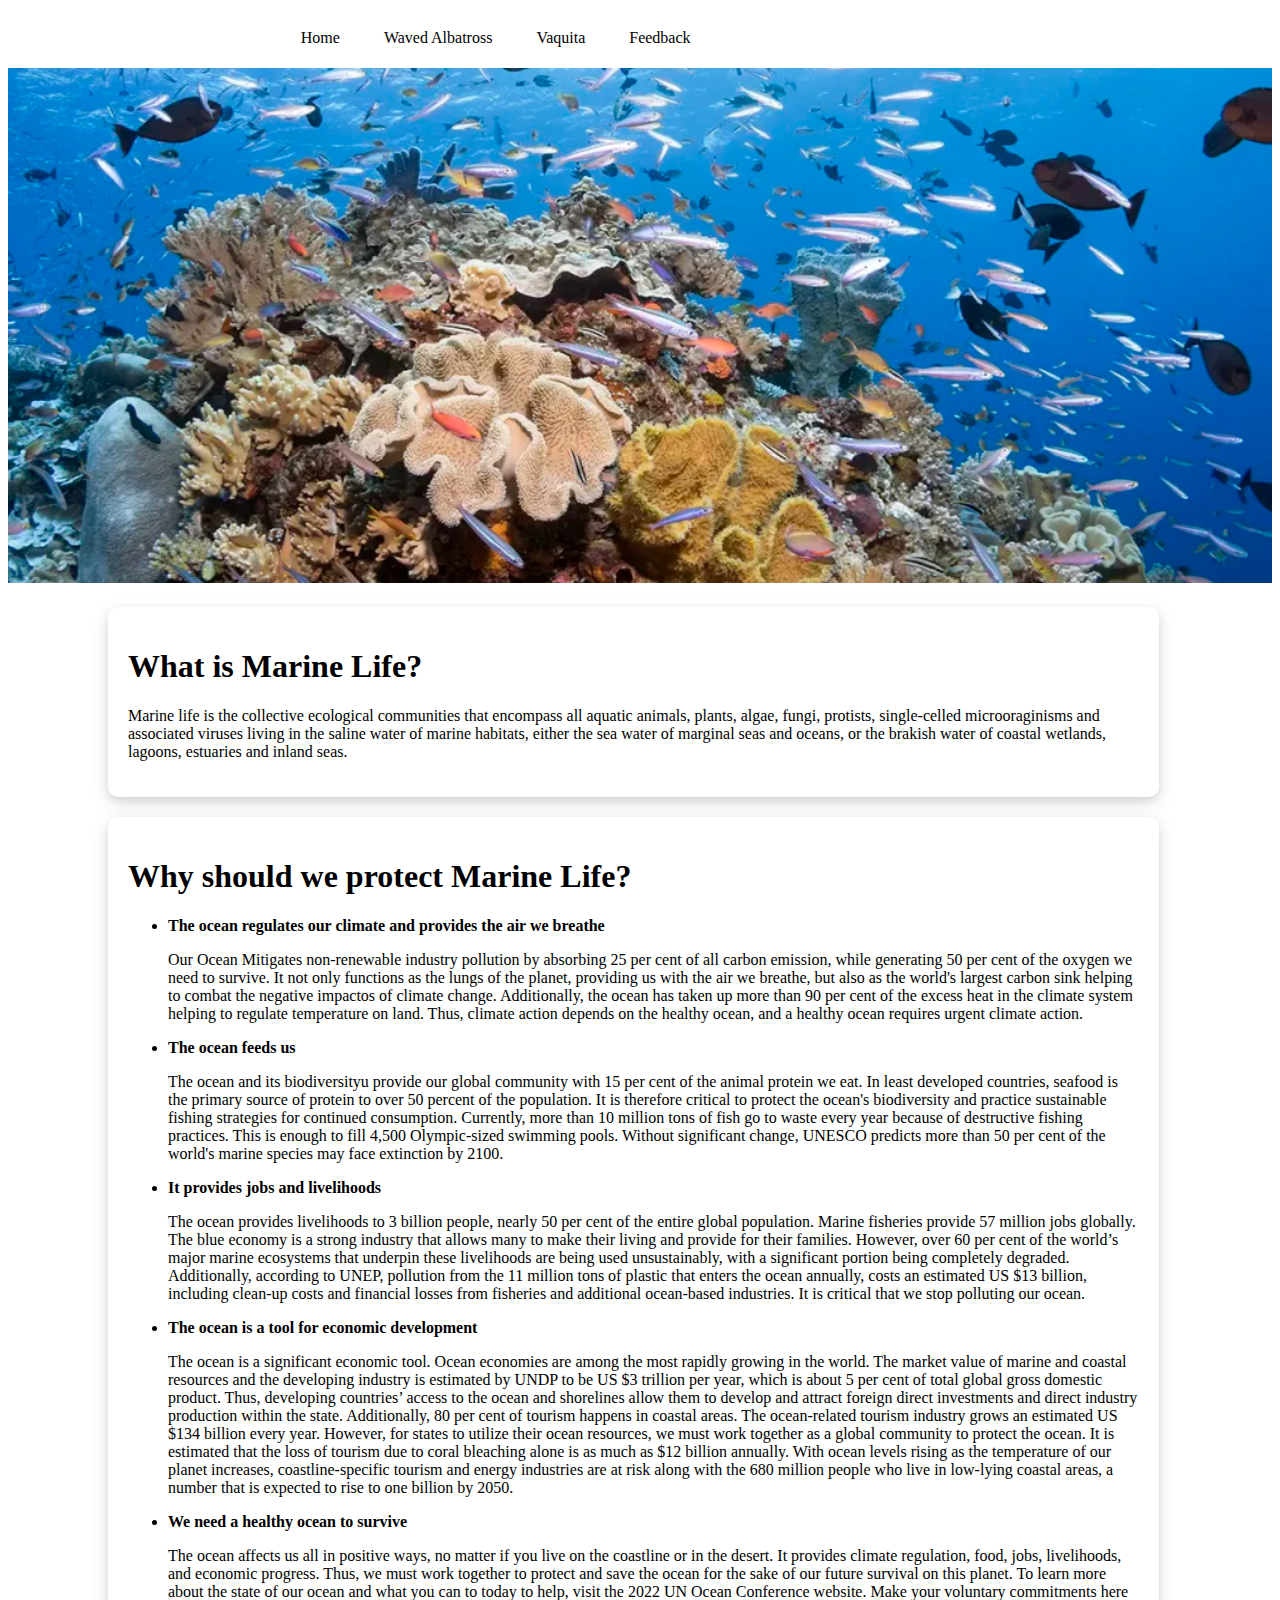
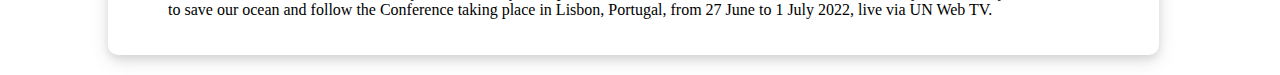
<file: index.html>
<!DOCTYPE html>
<html lang="en">
<head>
    <meta name="viewport" content="width=device-width, initial-scale=1">
    <link rel="icon" type="image/jpg" href="marine-life.png">
    <title>Marine Life</title>
    <link rel="stylesheet" href="style.css">
</head>
<body>
    <header>
        <nav>
            <a href="index.html">Home</a>
            <a href="birds.html">Waved Albatross</a>
            <a href="vaquita.html">Vaquita</a>
            <a href="contact us.html">Feedback</a>
        </nav>
    </header>

    <div class="pics">
            <img src="marine life.jpg" alt="Marine Life" width="100%" height="515px">
    </div>


    <div class="factors">
        <div class="content">
            <h1>What is Marine Life?</h1>
            <p> Marine life is the collective ecological communities that encompass all aquatic animals, plants, algae, fungi, protists, single-celled microoraginisms and associated viruses living in the saline water of marine habitats, either the sea water of marginal seas and oceans, or the brakish water of coastal wetlands, lagoons, estuaries and inland seas.
            </p>
        </div>
    </div>

    <div class="factors">
        <div class="content">
            <h1>Why should we protect Marine Life?</h1>
            <ul>
                <li>The ocean regulates our climate and provides the air we breathe</li>
                <p>Our Ocean Mitigates non-renewable industry pollution by absorbing 25 per cent of all carbon emission, while generating 50 per cent of the oxygen we need to survive. It not only functions as the lungs of the planet, providing us with the air we breathe, but also as the world's largest carbon sink helping to combat the negative impactos of climate change. Additionally, the ocean has taken up more than 90 per cent of the excess heat in the climate system helping to regulate temperature on land. Thus, climate action depends on the healthy ocean, and a healthy ocean requires urgent climate action.</p>
                <li>The ocean feeds us</li>
                <p>The ocean and its biodiversityu provide our global community with 15 per cent of the animal protein we eat. In least developed countries, seafood is the primary source of protein to over 50 percent of the population. It is therefore critical to protect the ocean's biodiversity and practice sustainable fishing strategies for continued consumption. Currently, more than 10 million tons of fish go to waste every year because of destructive fishing practices. This is enough to fill 4,500 Olympic-sized swimming pools. Without significant change, UNESCO predicts more than 50 per cent of the world's marine species may face extinction by 2100.</p>
                <li>It provides jobs and livelihoods</li>
                <p>The ocean provides livelihoods to 3 billion people, nearly 50 per cent of the entire global population. Marine fisheries provide 57 million jobs globally. The blue economy is a strong industry that allows many to make their living and provide for their families. However, over 60 per cent of the world’s major marine ecosystems that underpin these livelihoods are being used unsustainably, with a significant portion being completely degraded. Additionally, according to UNEP, pollution from the 11 million tons of plastic that enters the ocean annually, costs an estimated US $13 billion, including clean-up costs and financial losses from fisheries and additional ocean-based industries. It is critical that we stop polluting our ocean.</p>
                <li>The ocean is a tool for economic development</li>
                <p>The ocean is a significant economic tool. Ocean economies are among the most rapidly growing in the world. The market value of marine and coastal resources and the developing industry is estimated by UNDP to be US $3 trillion per year, which is about 5 per cent of total global gross domestic product. Thus, developing countries’ access to the ocean and shorelines allow them to develop and attract foreign direct investments and direct industry production within the state. Additionally, 80 per cent of tourism happens in coastal areas. The ocean-related tourism industry grows an estimated US $134 billion every year. However, for states to utilize their ocean resources, we must work together as a global community to protect the ocean. It is estimated that the loss of tourism due to coral bleaching alone is as much as $12 billion annually. With ocean levels rising as the temperature of our planet increases, coastline-specific tourism and energy industries are at risk along with the 680 million people who live in low-lying coastal areas, a number that is expected to rise to one billion by 2050.</p>
                <li>We need a healthy ocean to survive</li>
                <p>The ocean affects us all in positive ways, no matter if you live on the coastline or in the desert. It provides climate regulation, food, jobs, livelihoods, and economic progress. Thus, we must work together to protect and save the ocean for the sake of our future survival on this planet. To learn more about the state of our ocean and what you can to today to help, visit the 2022 UN Ocean Conference website. Make your voluntary commitments here to save our ocean and follow the Conference taking place in Lisbon, Portugal, from 27 June to 1 July 2022, live via UN Web TV.</p>
            </ul>
        </div>
    </div>

</body>
</html>
</file>
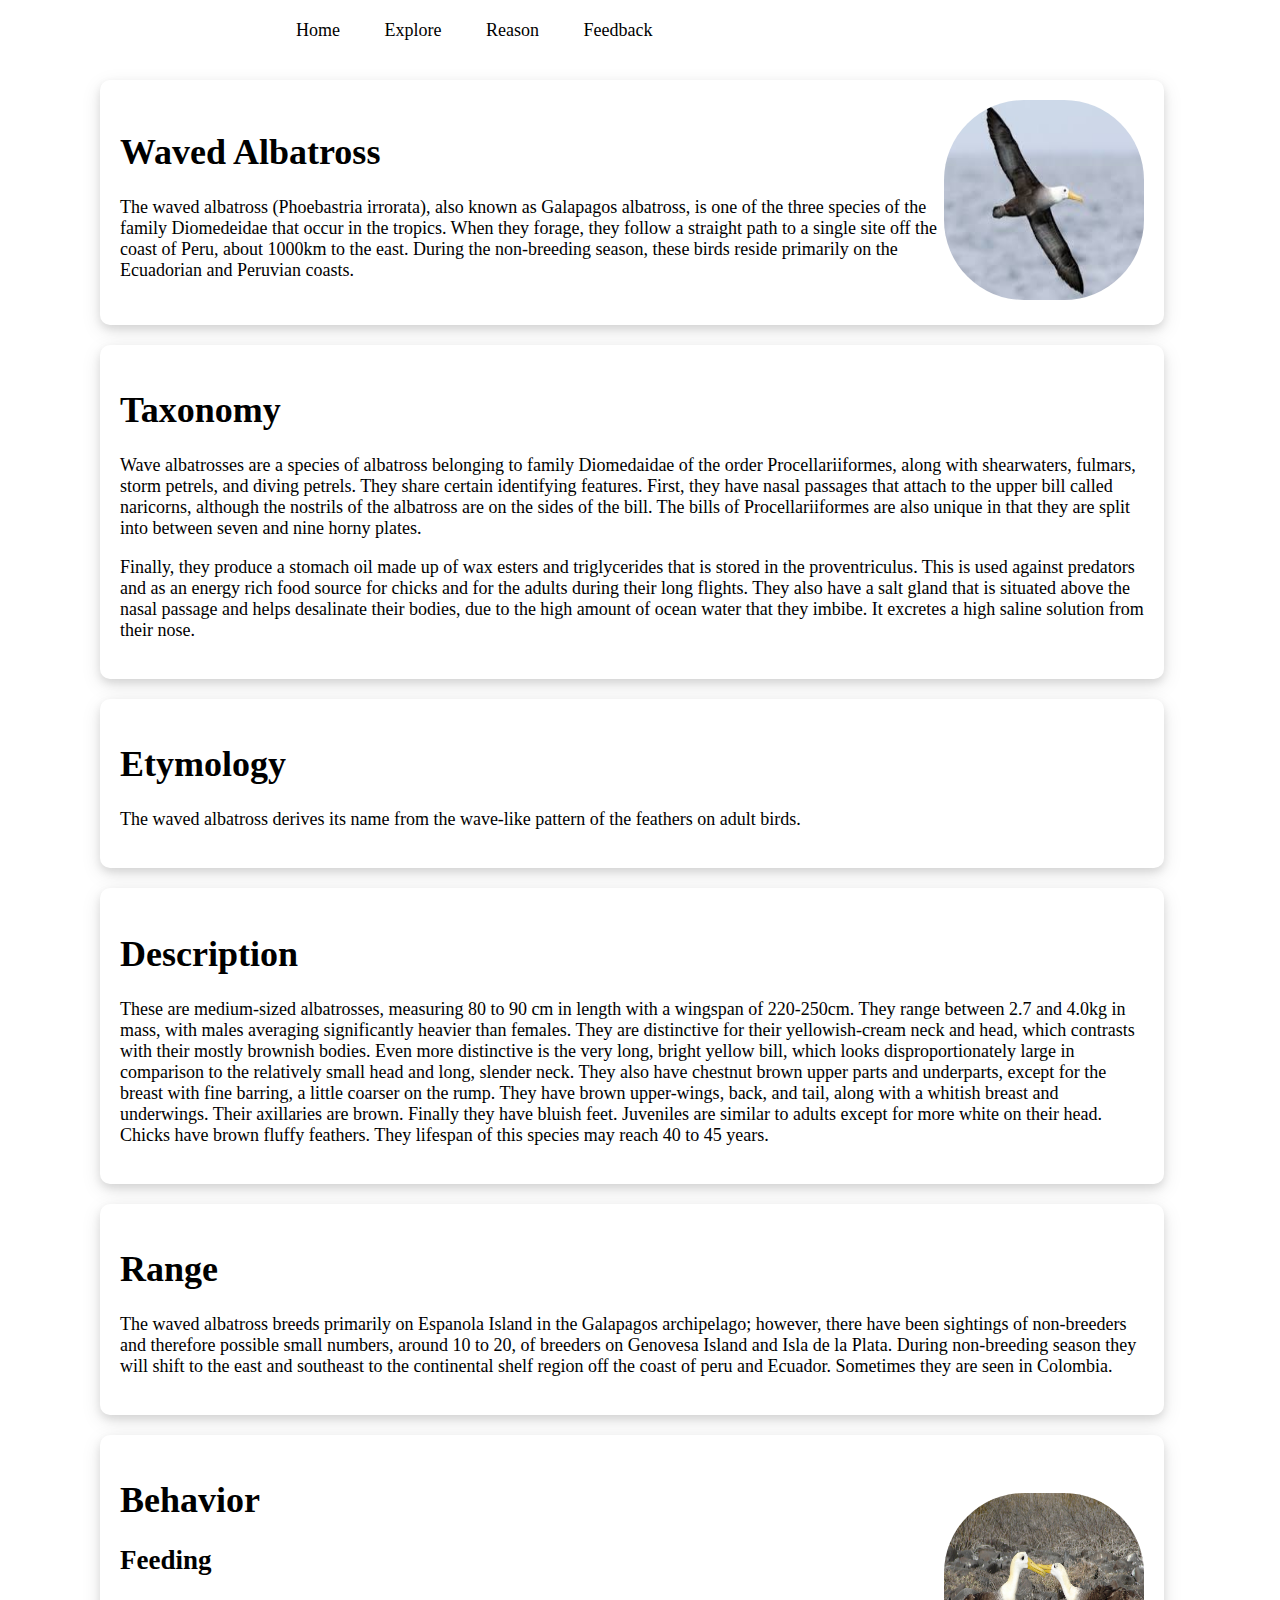
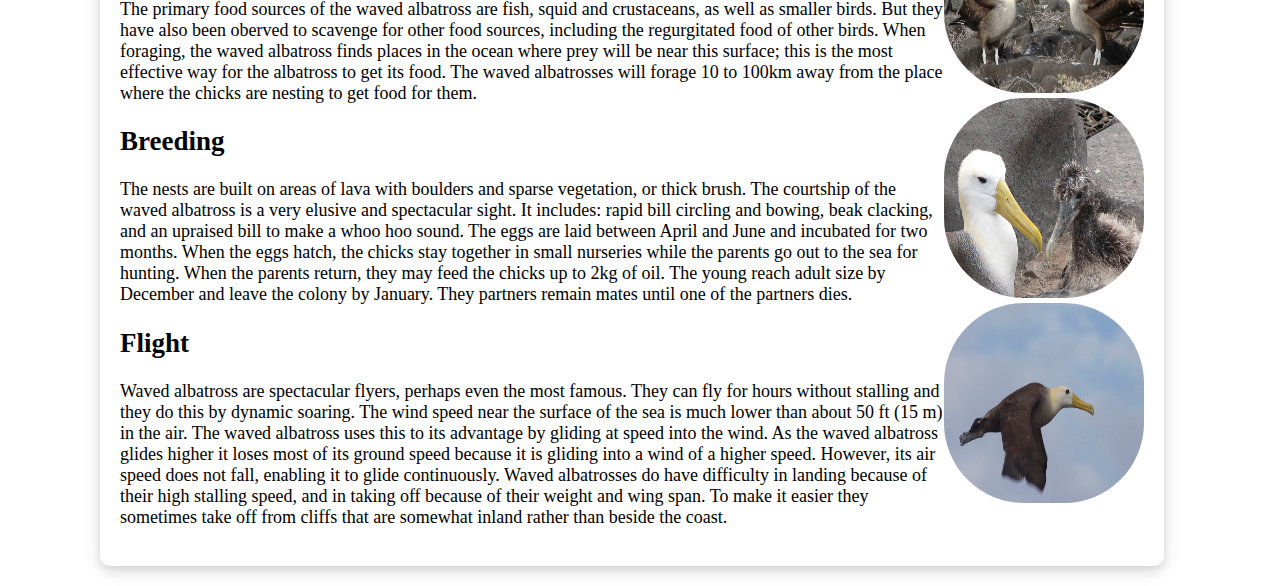
<file: birds.html>
<!DOCTYPE html>
<html lang="en">
<head>
    <meta name="viewport" content="width=device-width, initial-scale=1">
    <link rel="icon" type="image/jpg" href="birdicon.png">
    <link rel="preconnect" href="https://fonts.googleapis.com">
    <link rel="preconnect" href="https://fonts.gstatic.com" crossorigin>
    <link href="https://fonts.googleapis.com/css2?family=Poppins:ital,wght@0,100;0,200;0,300;0,400;0,500;0,600;0,700;0,800;0,900;1,100;1,200;1,300;1,400;1,500;1,600;1,700;1,800;1,900&display=swap" rel="stylesheet">
    <title>Waved Albatross</title>
    <style type="text/css">
        *{
            text-decoration: none;
        }
        body{
            color: black;
            margin: 0;
            font-size: 18px;
        }

        a{
            text-decoration: none;
            color:black;
        }

        header{
            width: 1140px;
            max-width: 80%;
            margin-left: auto;
            height: 60px;
            display: flex;
            align-items: center;
            position: relative;
            z-index: 100;
        }

        header a{
            margin-left: 40px;
        }

        .factors{
            display: flex;
            align-items: center;
            justify-content: space-between;
            margin: 20px 100px;
            position: relative;
            width: 80%;
            padding: 20px;
            border-radius: 10px;
            box-shadow:  0 4px 8px rgba(0,0,0,0.1), 0 6px 20px rgba(0,0,0,0.1);
            background-color: #ffffff;
        }

        .factors .content h1{
            color: black;
        }

        .factors .content p{
            align-items: center;
            color: black;
        }

        .factors .content li{
            align-items: center;
            color: black;
            font-weight: bold;
        }

        img{
            border-radius: 40%;
        }
    </style>
</head>
<body>
    <header>
        <nav>
            <a href="index.html">Home</a>
            <a href="explore.html">Explore</a>
            <a href="reason.html">Reason</a>
            <a href="contact us.html">Feedback</a>
        </nav>
    </header>

    <div class="factors">
        <div class="content">
            <h1>Waved Albatross</h1>
            <p>The waved albatross (Phoebastria irrorata), also known as Galapagos albatross, is one of the three species of the family Diomedeidae that occur in the tropics. When they forage, they follow a straight path to a single site off the coast of Peru, about 1000km to the east. During the non-breeding season, these birds reside primarily on the Ecuadorian and Peruvian coasts.</p>
        </div>
        <div class="pic">
            <img src="birds.jpg" alt="Wave Albatross" width="200px" height="200px">
        </div>
    </div>

    <div class="factors">
        <div class="content">
            <h1>Taxonomy</h1>
            <p>Wave albatrosses are a species of albatross belonging to family Diomedaidae of the order Procellariiformes, along with shearwaters, fulmars, storm petrels, and diving petrels. They share certain identifying features. First, they have nasal passages that attach to the upper bill called naricorns, although the nostrils of the albatross are on the sides of the bill. The bills of Procellariiformes are also unique in that they are split into between seven and nine horny plates.</p>
            <p>Finally, they produce a stomach oil made up of wax esters and triglycerides that is stored in the proventriculus. This is used against predators and as an energy rich food source for chicks and for the adults during their long flights. They also have a salt gland that is situated above the nasal passage and helps desalinate their bodies, due to the high amount of ocean water that they imbibe. It excretes a high saline solution from their nose.</p>
        </div>
    </div>

    <div class="factors">
        <div class="content">
            <h1>Etymology</h1>
            <p>The waved albatross derives its name from the wave-like pattern of the feathers on adult birds.</p>
        </div>
    </div>

    <div class="factors">
        <div class="content">
            <h1>Description</h1>
            <p>These are medium-sized albatrosses, measuring 80 to 90 cm in length with a wingspan of 220-250cm. They range between 2.7 and 4.0kg in mass, with males averaging significantly heavier than females. They are distinctive for their yellowish-cream neck and head, which contrasts with their mostly brownish bodies. Even more distinctive is the very long, bright yellow bill, which looks disproportionately large in comparison to the relatively small head and long, slender neck. They also have chestnut brown upper parts and underparts, except for the breast with fine barring, a little coarser on the rump. They have brown upper-wings, back, and tail, along with a whitish breast and underwings. Their axillaries are brown. Finally they have bluish feet. Juveniles are similar to adults except for more white on their head. Chicks have brown fluffy feathers. They lifespan of this species may reach 40 to 45 years.</p>
        </div>
    </div>

    <div class="factors">
        <div class="content">
            <h1>Range</h1>
            <p>The waved albatross breeds primarily on Espanola Island in the Galapagos archipelago; however, there have been sightings of non-breeders and therefore possible small numbers, around 10 to 20, of breeders on Genovesa Island and Isla de la Plata. During non-breeding season they will shift to  the east and southeast to the continental shelf region off the coast of peru and Ecuador. Sometimes they are seen in Colombia.</p>
        </div>
    </div>

    <div class="factors">
        <div class="content">
            <h1>Behavior</h1>
            <h2>Feeding</h2>
            <p>The primary food sources of the waved albatross are fish, squid and crustaceans, as well as smaller birds. But they have also been oberved to scavenge for other food sources, including the regurgitated food of other birds. When foraging, the waved albatross finds places in the ocean where prey will be near this surface; this is the most effective way for the albatross to get its food. The waved albatrosses will forage 10 to 100km away from the place where the chicks are nesting to get food for them.</p>
            <h2>Breeding</h2>
            <p>The nests are built on areas of lava with boulders and sparse vegetation, or thick brush. The courtship of the waved albatross is a very elusive and spectacular sight. It includes: rapid bill circling and bowing, beak clacking, and an upraised bill to make a whoo hoo sound. The eggs are laid between April and June and incubated for two months. When the eggs hatch, the chicks stay together in small nurseries while the parents go out to the sea for hunting. When the parents return, they may feed the chicks up to 2kg of oil. The young reach adult size by December and leave the colony by January. They partners remain mates until one of the partners dies.</p>
            <h2>Flight</h2>
            <p>Waved albatross are spectacular flyers, perhaps even the most famous. They can fly for hours without stalling and they do this by dynamic soaring. The wind speed near the surface of the sea is much lower than about 50 ft (15 m) in the air. The waved albatross uses this to its advantage by gliding at speed into the wind. As the waved albatross glides higher it loses most of its ground speed because it is gliding into a wind of a higher speed. However, its air speed does not fall, enabling it to glide continuously. Waved albatrosses do have difficulty in landing because of their high stalling speed, and in taking off because of their weight and wing span. To make it easier they sometimes take off from cliffs that are somewhat inland rather than beside the coast.</p>
        </div>
        <div class="pic">
            <img src="birds2.jpg" alt="Wave Albatross" width="200px" height="200px">
            <img src="birds3.jpg" alt="Wave Albatross" width="200px" height="200px">
            <img src="birds4.jpg" alt="Wave Albatross" width="200px" height="200px">
        </div>
    </div>




    
</body>
</html>
</file>
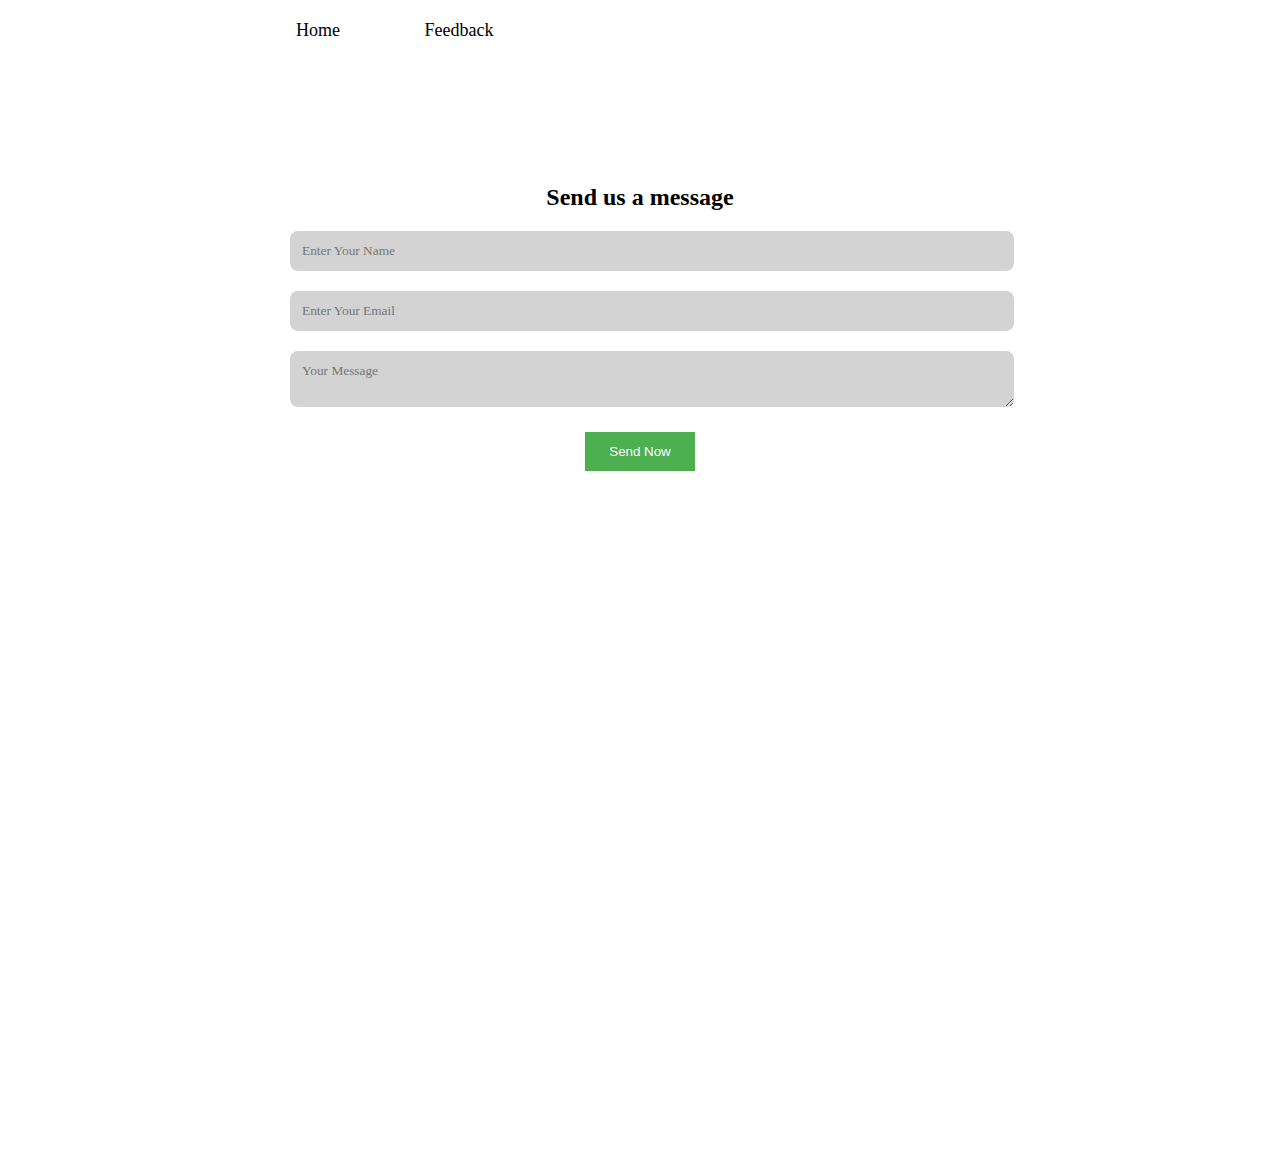
<file: contact us.html>
<!DOCTYPE html>
<html lang="en">
<head>
    <meta charset="UTF-8">
    <meta name="viewport" content="width=device-width, initial-scale=1.0">
    <link rel="icon" type="image/jpg" href="marine-life.png">
    <title>Feedback</title>
    <style type="text/css">
        *{
            text-decoration: none;
        }
        body{
            font-family: "Brush Script MT", cursive;
            color: black;
            margin: 0;
            font-size: 18px;
        }

        a{
            text-decoration: none;
            color:black;
        }

        header{
            width: 1140px;
            max-width: 80%;
            margin-left: auto;
            height: 60px;
            display: flex;
            align-items: center;
            position: relative;
            z-index: 100;
        }

        header a{
            margin-left: 40px;
        }

        .contact{
            min-height:100vh;
            padding: 50px;
            text-align: center;
        }

        .container{
            max-width: 800px;
            margin: 0 auto;
        }

        .container h2{
            font-size: 36px;
            margin-bottom: 40px;
        }

        .contact wrapper{
            display: grid;
            grid-template-columns: repeat(2, 1fr);
            grid-gap: 30px;
        }

        .contact-form{
            text-align:center;
        }

        .contact-form h3{
            font-size: 24px;
            margin-bottom: 20px;
        }

        .form-group{
            margin-bottom: 20px;
        }

        input, textarea{
            width: 100%;
            padding: 12px;
            border-radius: 8px;
            border: none;
            background-color: lightgray;
            color: #333;
            font-family: "Brush Script MT", cursive;
        }

        input: focus,
        textarea: focus{
            outline: none;
            box-shadow:0 0 8px #bbb;
        }

        button{
            display: inline-block;
            padding:12px 24px;
            background-color: #4caf50;
            color: #fff;
            border: none;
            cursor: pointer;
            transition: 0.3s ease;
        }

        button: hover{
            background-color: #45a049
        }

        @media screen and(max-width: 768px){
            .container{
                padding: 20px;
            }

            .contact wrapper{
                grid-template-columns: 1fr;
            }
        }
    </style>
</head>
<body>
    <header>
        <nav>
            <a href="index.html">Home</a>
            <a href=""></a>
            <a href="contact us.html">Feedback</a>
        </nav>
    </header>

    <section class="contact">
        <div class="container">
            <div class="contact wrapper">
                <div class="contact-form">
                    <h3>Send us a message</h3>
                    <form>
                        <div class="form-group">
                            <input type="text" name="name" placeholder="Enter Your Name">
                        </div>
                        <div class="form-group">
                            <input type="email" name="email"placeholder="Enter Your Email">
                        </div>
                        <div class="form-group">
                            <textarea name="message" placeholder="Your Message"></textarea>
                        </div>
                        <button type="submit">Send Now</button>
                    </form>
                </div>
            </div>
        </div>
    </section>


    
</body>
</html>
</file>
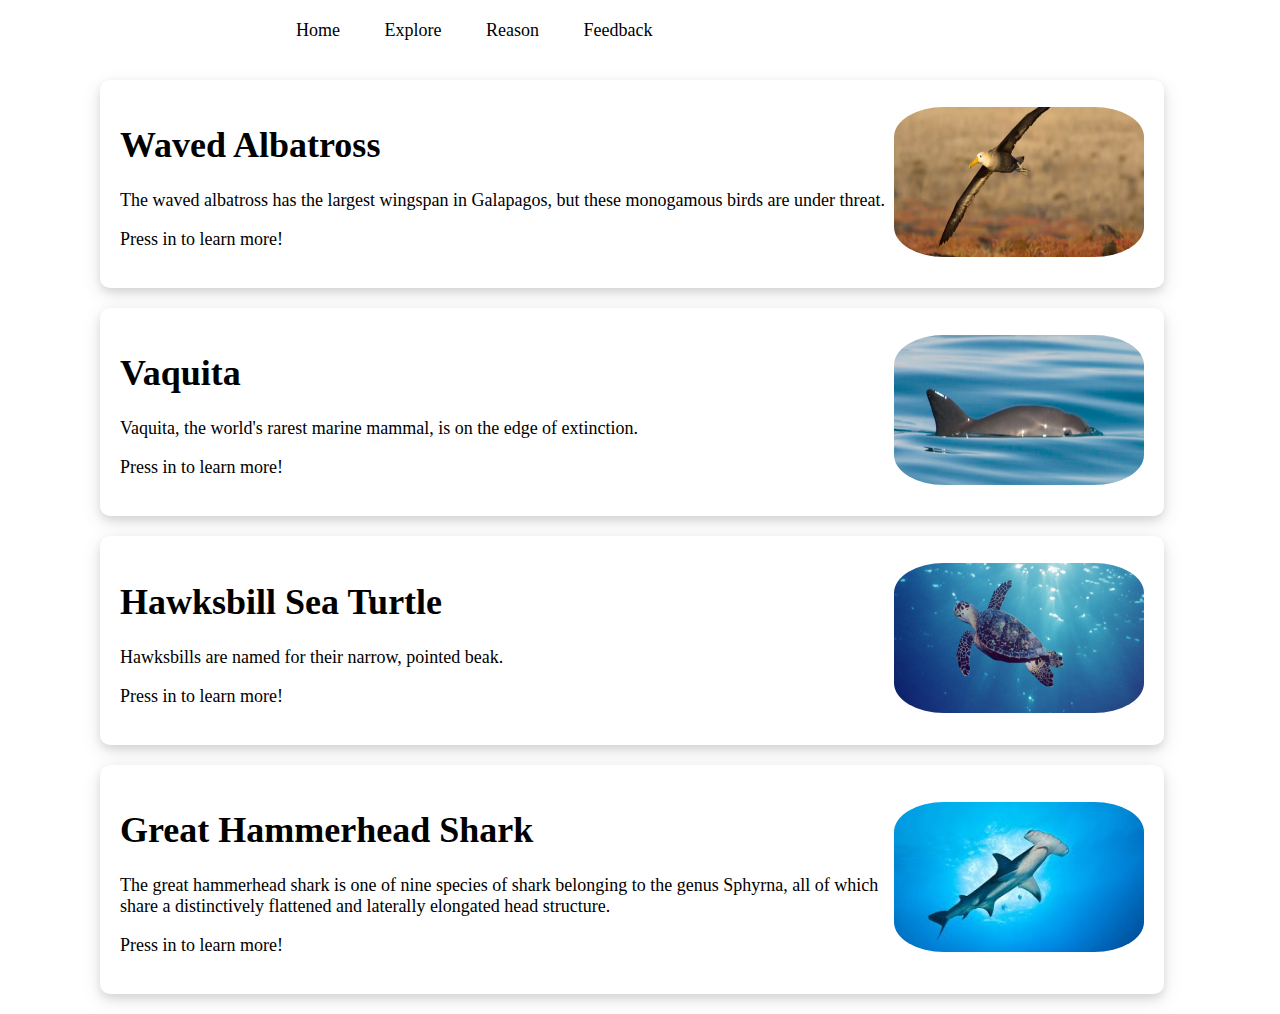
<file: explore.html>
<!DOCTYPE html>
<html lang="en">
<head>
    <meta charset="UTF-8">
    <meta name="viewport" content="width=device-width, initial-scale=1">
    <link rel="icon" type="image/jpg" href="exploreicon.png">
    <link rel="preconnect" href="https://fonts.googleapis.com">
    <link rel="preconnect" href="https://fonts.gstatic.com" crossorigin>
    <link href="https://fonts.googleapis.com/css2?family=Poppins:ital,wght@0,100;0,200;0,300;0,400;0,500;0,600;0,700;0,800;0,900;1,100;1,200;1,300;1,400;1,500;1,600;1,700;1,800;1,900&display=swap" rel="stylesheet">
    <title>Explore</title>
    <style type="text/css">
        body{
            color: black;
            margin: 0;
            font-size: 18px;
        }

        a{
            text-decoration: none;
            color:black;
        }

        header{
            width: 1140px;
            max-width: 80%;
            margin-left: auto;
            height: 60px;
            display: flex;
            align-items: center;
            position: relative;
            z-index: 100;
        }

        header a{
            margin-left: 40px;
        }

        .factors{
            display: flex;
            align-items: center;
            justify-content: space-between;
            margin: 20px 100px;
            position: relative;
            width: 80%;
            padding: 20px;
            border-radius: 10px;
            box-shadow:  0 4px 8px rgba(0,0,0,0.1), 0 6px 20px rgba(0,0,0,0.1);
            background-color: #ffffff;
        }

        .factors .content h1{
            color: black;
        }

        .factors .content p{
            align-items: center;
            color: black;
        }

        
        .factors .pic img{
            border-radius: 20%;
            margin-left: auto;
            margin-right: auto;
        }
    </style>
</head>

<body>
    <header>
        <nav>
            <a href="index.html">Home</a>
            <a href="explore.html">Explore</a>
            <a href="reason.html">Reason</a>
            <a href="contact us.html">Feedback</a>
        </nav>
    </header>
    

    <div class="factors">
        <div class="content">
            <a href="birds.html">
                <h1>Waved Albatross</h1>
                <p>The waved albatross has the largest wingspan in Galapagos, but these monogamous birds are under threat.</p>
                <p>Press in to learn more!</p>
            </a>
        </div>
        <div class="pic">
            <img src="wavedddd.png" alt="Wave Albatross" width="250px" height="150px">
        </div>
    </div>

    <div class="factors">
        <div class="content">
            <a href="vaquita.html">
                <h1>Vaquita</h1>
                <p>Vaquita, the world's rarest marine mammal, is on the edge of extinction. </p>
                <p>Press in to learn more!</p>
            </a>
        </div>
        <div class="pic">
            <img src="vaaa.jpg" alt="Vaquita" width="250px" height="150px">
        </div>
    </div>

    <div class="factors">
        <div class="content">
            <a href="turtle.html">
                <h1>Hawksbill Sea Turtle</h1>
                <p>Hawksbills are named for their narrow, pointed beak. </p>
                <p>Press in to learn more!</p>
            </a>
        </div>
        <div class="pic">
            <img src="turtleee.jpg" alt="Hawksbill Sea Turtle" width="250px" height="150px">
        </div>
    </div>

    <div class="factors">
        <div class="content">
            <a href="shark.html">
                <h1>Great Hammerhead Shark</h1>
                <p>The great hammerhead shark is one of nine species of shark belonging to the genus Sphyrna, all of which share a distinctively flattened and laterally elongated head structure.  </p>
                <p>Press in to learn more!</p>
            </a>
        </div>
        <div class="pic">
            <img src="hammershark.jpg" alt="Great Hammerhead Shark" width="250px" height="150px">
        </div>
    </div>



    
</body>
</html>
</file>
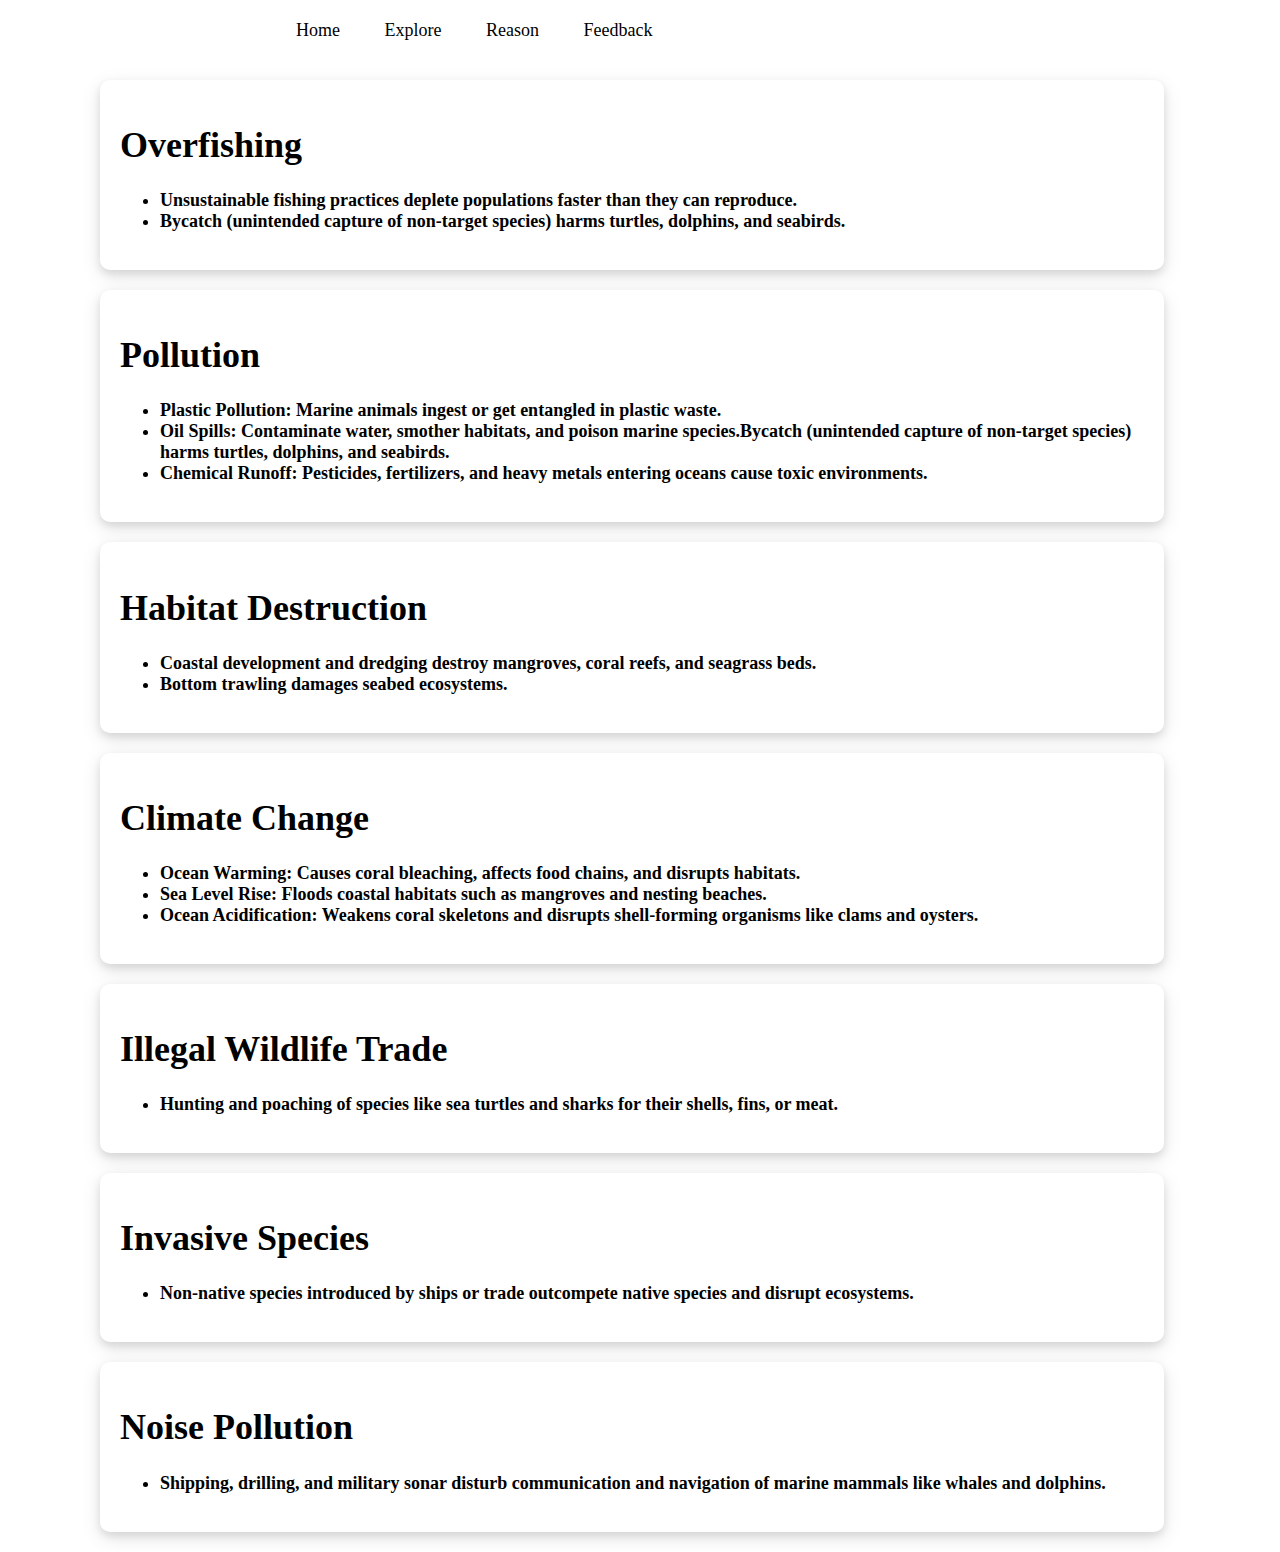
<file: humancause.html>
<!DOCTYPE html>
<html lang="en">
<head>
    <meta charset="UTF-8">
    <meta name="viewport" content="width=device-width, initial-scale=1">
    <link rel="icon" type="image/jpg" href="humanicon.png">
    <link rel="preconnect" href="https://fonts.googleapis.com">
    <link rel="preconnect" href="https://fonts.gstatic.com" crossorigin>
    <link href="https://fonts.googleapis.com/css2?family=Poppins:ital,wght@0,100;0,200;0,300;0,400;0,500;0,600;0,700;0,800;0,900;1,100;1,200;1,300;1,400;1,500;1,600;1,700;1,800;1,900&display=swap" rel="stylesheet">    
    <title>Human Causes</title>
    <style type="text/css">
        body{
        color: black;
        margin: 0;
        font-size: 18px;
    }

    a{
        text-decoration: none;
        color:black;
    }

    header{
        width: 1140px;
        max-width: 80%;
        margin-left: auto;
        height: 60px;
        display: flex;
        align-items: center;
        position: relative;
        z-index: 100;
    }

    header a{
        margin-left: 40px;
    }

    .factors{
        display: flex;
        align-items: center;
        justify-content: space-between;
        margin: 20px 100px;
        position: relative;
        width: 80%;
        padding: 20px;
        border-radius: 10px;
        box-shadow:  0 4px 8px rgba(0,0,0,0.1), 0 6px 20px rgba(0,0,0,0.1);
        background-color: #ffffff;
    }

    .factors .content h1{
        color: black;
        }

    .factors .content p{
        align-items: center;
        color: black;
    }

    .factors .content li{
        align-items: center;
        color: black;
        font-weight: bold;
    }
    </style>
</head>

<body>
    <header>
        <nav>
            <a href="index.html">Home</a>
            <a href="explore.html">Explore</a>
            <a href="reason.html">Reason</a>
            <a href="contact us.html">Feedback</a>
        </nav>
    </header>
    

    <div class="factors">
        <div class="content">
            <h1>Overfishing</h1>
            <ul>
                <li>Unsustainable fishing practices deplete populations faster than they can reproduce.</li>
                <li>Bycatch (unintended capture of non-target species) harms turtles, dolphins, and seabirds.</li>
            </ul>
        </div>
    </div>

    <div class="factors">
        <div class="content">
            <h1>Pollution</h1>
            <ul>
                <li>Plastic Pollution: Marine animals ingest or get entangled in plastic waste.</li>
                <li>Oil Spills: Contaminate water, smother habitats, and poison marine species.Bycatch (unintended capture of non-target species) harms turtles, dolphins, and seabirds.</li>
                <li>Chemical Runoff: Pesticides, fertilizers, and heavy metals entering oceans cause toxic environments.</li>
            </ul>
        </div>
    </div>

    <div class="factors">
        <div class="content">
            <h1>Habitat Destruction</h1>
            <ul>
                <li>Coastal development and dredging destroy mangroves, coral reefs, and seagrass beds.</li>
                <li>Bottom trawling damages seabed ecosystems.</li>
            </ul>
        </div>
    </div>

    <div class="factors">
        <div class="content">
            <h1>Climate Change</h1>
            <ul>
                <li>Ocean Warming: Causes coral bleaching, affects food chains, and disrupts habitats.</li>
                <li>Sea Level Rise: Floods coastal habitats such as mangroves and nesting beaches.</li>
                <li>Ocean Acidification: Weakens coral skeletons and disrupts shell-forming organisms like clams and oysters.</li>
            </ul>
        </div>
    </div>

    <div class="factors">
        <div class="content">
            <h1>Illegal Wildlife Trade</h1>
            <ul>
                <li>Hunting and poaching of species like sea turtles and sharks for their shells, fins, or meat.</li>
            </ul>
        </div>
    </div>

    <div class="factors">
        <div class="content">
            <h1>Invasive Species</h1>
            <ul>
                <li>Non-native species introduced by ships or trade outcompete native species and disrupt ecosystems.</li>
            </ul>
        </div>
    </div>

    <div class="factors">
        <div class="content">
            <h1>Noise Pollution</h1>
            <ul>
                <li>Shipping, drilling, and military sonar disturb communication and navigation of marine mammals like whales and dolphins.</li>
            </ul>
        </div>
    </div>




    
</body>
</html>
</file>
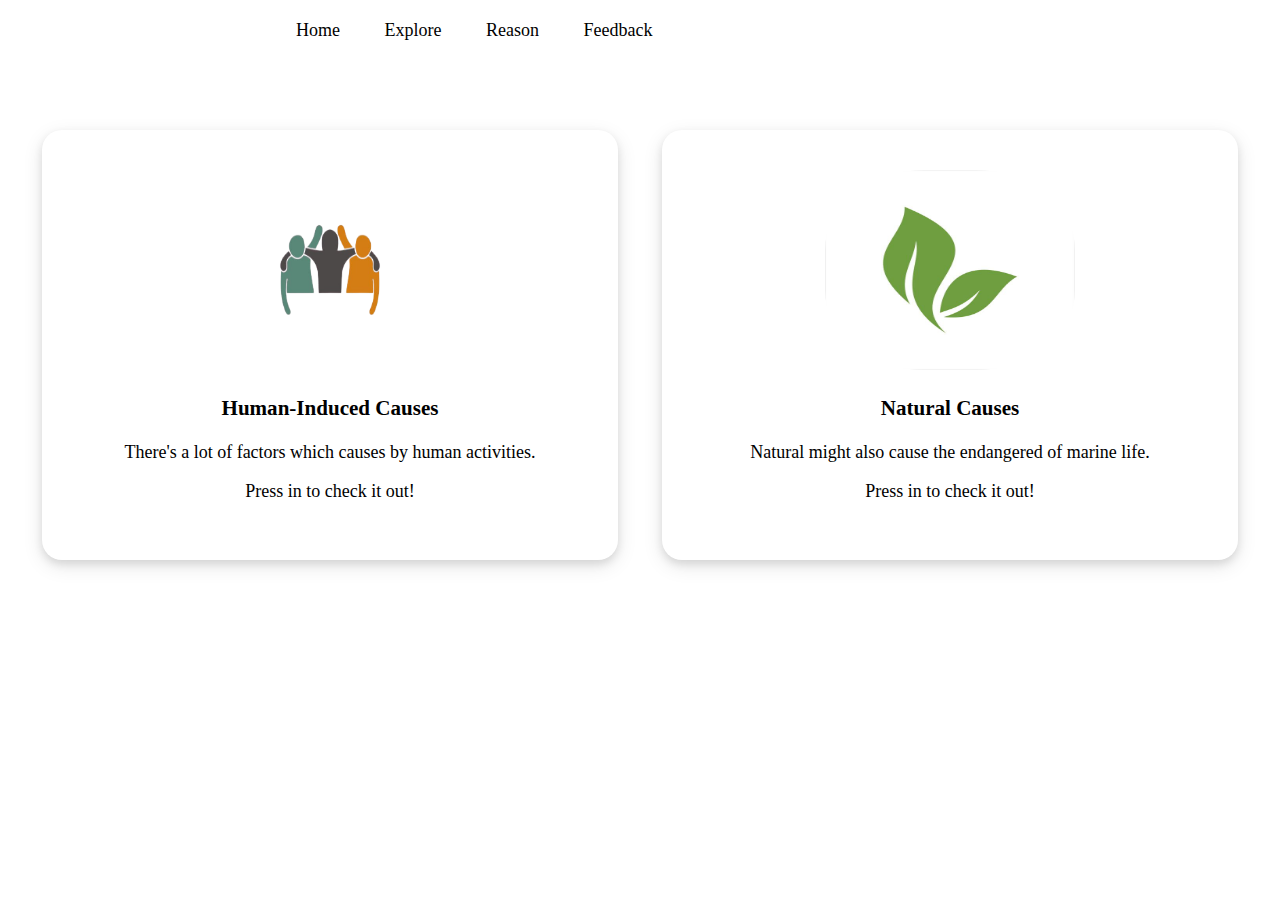
<file: reason.html>
<!DOCTYPE html>
<html lang="en">
<head>
    <meta charset="UTF-8">
    <meta name="viewport" content="width=device-width, initial-scale=1">
    <link rel="icon" type="image/jpg" href="reasonicon.png">
    <link rel="preconnect" href="https://fonts.googleapis.com">
    <link rel="preconnect" href="https://fonts.gstatic.com" crossorigin>
    <link href="https://fonts.googleapis.com/css2?family=Poppins:ital,wght@0,100;0,200;0,300;0,400;0,500;0,600;0,700;0,800;0,900;1,100;1,200;1,300;1,400;1,500;1,600;1,700;1,800;1,900&display=swap" rel="stylesheet">    
    <title>Reason</title>
    <style type="text/css">
        body{
            color: black;
            margin: 0;
            font-size: 18px;
        }

        a{
            text-decoration: none;
            color:black;
        }

        header{
            width: 1140px;
            max-width: 80%;
            margin-left: auto;
            height: 60px;
            display: flex;
            align-items: center;
            position: relative;
            z-index: 100;
        }

        header a{
            margin-left: 40px;
        }
        
        .container{
            display: flex;
            justify-content: space-around;
            padding: 30px 10px;
            background-color: #fff;
            margin: 30px 10px;
            flex-wrap: wrap;
        }
        .animal{
            text-align: center;
            width: 40%;
            padding: 40px;
            background-color: #fff;
            margin: 10px;
            box-shadow: 0 4px 8px rgba(0,0,0,0.1), 0 6px 20px rgba(0,0,0,0.1);
            transition: background-color 0.3s ease, transform 0.3s ease;
            border-radius: 20px;
        }

        .container .animal img{
            border-radius: 40%;
        }

    </style>
</head>
<body>
    <header>
        <nav>
            <a href="index.html">Home</a>
            <a href="explore.html">Explore</a>
            <a href="reason.html">Reason</a>
            <a href="contact us.html">Feedback</a>
        </nav>
    </header>
    <section class="container">
        <a href="humancause.html" class="animal">
            <img src="human.jpg" alt="Human" width="250px" height="200px">
            <h3>Human-Induced Causes</h3>
            <p>There's a lot of factors which causes by human activities.</p>
            <p>Press in to check it out!</p>
        </a>
        <a href="naturalcause.html" class="animal">
            <img src="natural.jpg" alt="Natural"  width="250px" height="200px">
            <h3>Natural Causes</h3>
            <p>Natural might also cause the endangered of marine life.</p>
            <p>Press in to check it out!</p>
        </a>
    </section>

    
</body>
</html>
</file>
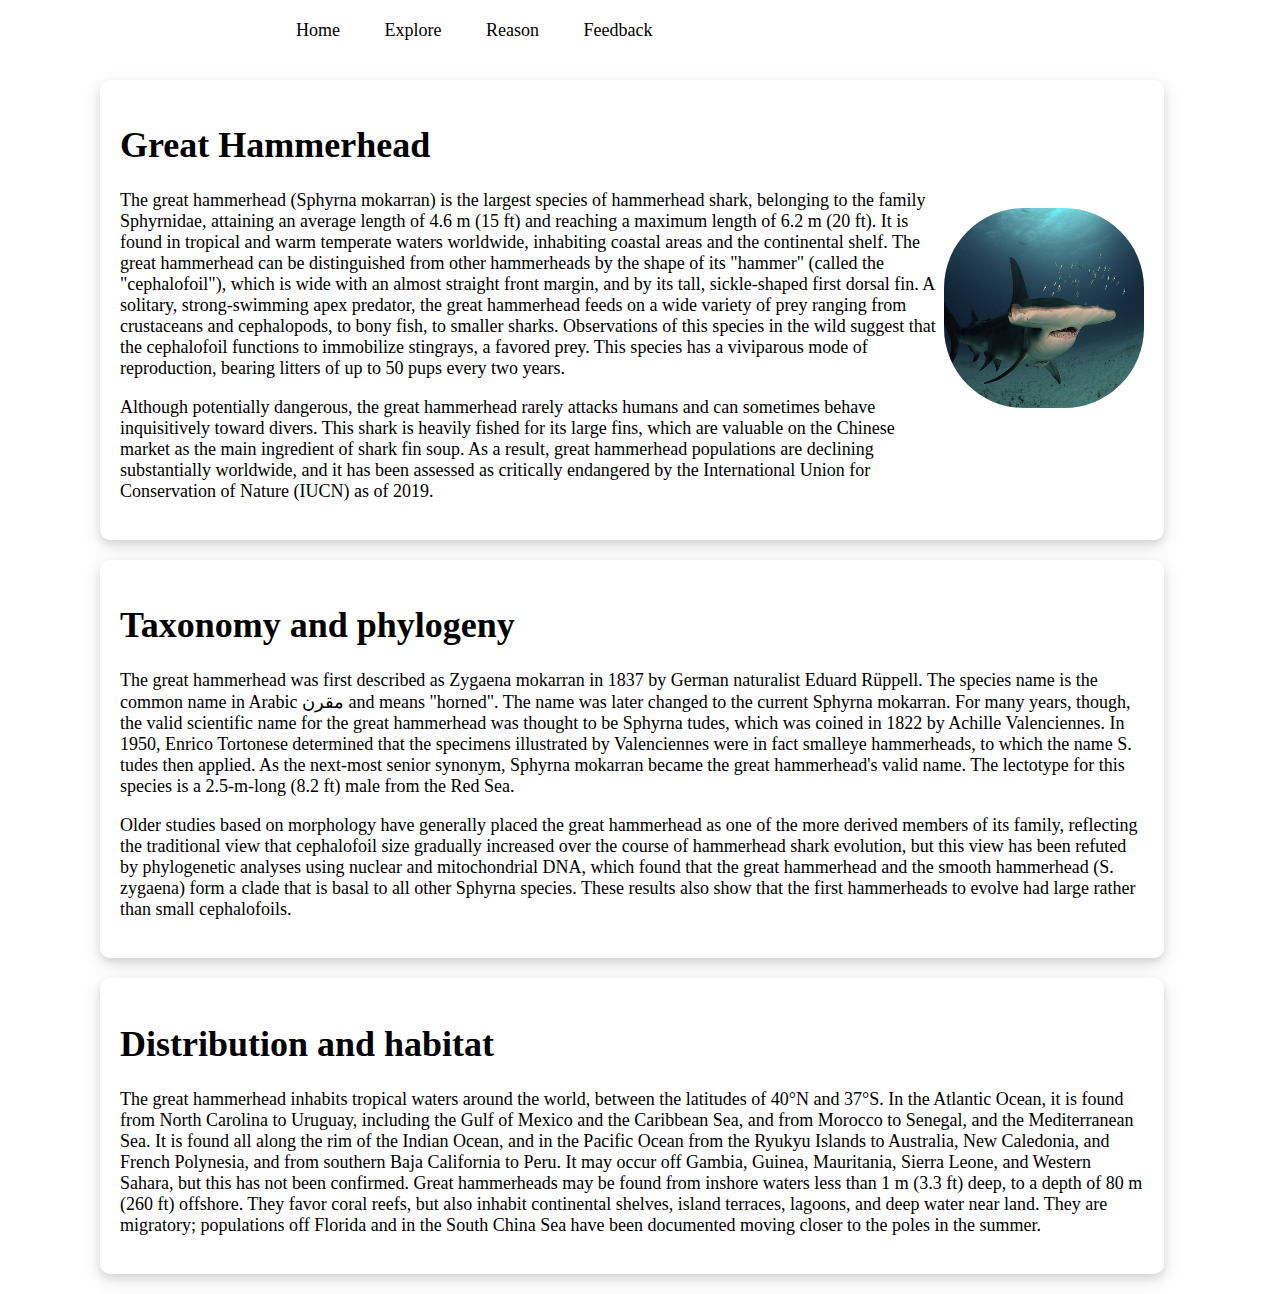
<file: shark.html>
<!DOCTYPE html>
<html lang="en">
<head>
    <meta name="viewport" content="width=device-width, initial-scale=1">
    <link rel="icon" type="image/jpg" href="sharkicon.png">
    <link rel="preconnect" href="https://fonts.googleapis.com">
    <link rel="preconnect" href="https://fonts.gstatic.com" crossorigin>
    <link href="https://fonts.googleapis.com/css2?family=Poppins:ital,wght@0,100;0,200;0,300;0,400;0,500;0,600;0,700;0,800;0,900;1,100;1,200;1,300;1,400;1,500;1,600;1,700;1,800;1,900&display=swap" rel="stylesheet">
    <title>Great Hammerhead Shark</title>
    <style type="text/css">
        *{
            text-decoration: none;
        }
        body{
            color: black;
            margin: 0;
            font-size: 18px;
        }

        a{
            text-decoration: none;
            color:black;
        }

        header{
            width: 1140px;
            max-width: 80%;
            margin-left: auto;
            height: 60px;
            display: flex;
            align-items: center;
            position: relative;
            z-index: 100;
        }

        header a{
            margin-left: 40px;
        }

        .factors{
            display: flex;
            align-items: center;
            justify-content: space-between;
            margin: 20px 100px;
            position: relative;
            width: 80%;
            padding: 20px;
            border-radius: 10px;
            box-shadow:  0 4px 8px rgba(0,0,0,0.1), 0 6px 20px rgba(0,0,0,0.1);
            background-color: #ffffff;
        }

        .factors .content h1{
            color: black;
        }

        .factors .content p{
            align-items: center;
            color: black;
        }

        .factors .content li{
            align-items: center;
            color: black;
            font-weight: bold;
        }

        img{
            border-radius: 40%;
        }
    </style>
</head>
<body>
    <header>
        <nav>
            <a href="index.html">Home</a>
            <a href="explore.html">Explore</a>
            <a href="reason.html">Reason</a>
            <a href="contact us.html">Feedback</a>
        </nav>
    </header>

    <div class="factors">
        <div class="content">
            <h1>Great Hammerhead</h1>
            <p>The great hammerhead (Sphyrna mokarran) is the largest species of hammerhead shark, belonging to the family Sphyrnidae, attaining an average length of 4.6 m (15 ft) and reaching a maximum length of 6.2 m (20 ft). It is found in tropical and warm temperate waters worldwide, inhabiting coastal areas and the continental shelf. The great hammerhead can be distinguished from other hammerheads by the shape of its "hammer" (called the "cephalofoil"), which is wide with an almost straight front margin, and by its tall, sickle-shaped first dorsal fin. A solitary, strong-swimming apex predator, the great hammerhead feeds on a wide variety of prey ranging from crustaceans and cephalopods, to bony fish, to smaller sharks. Observations of this species in the wild suggest that the cephalofoil functions to immobilize stingrays, a favored prey. This species has a viviparous mode of reproduction, bearing litters of up to 50 pups every two years.</p>
            <p>Although potentially dangerous, the great hammerhead rarely attacks humans and can sometimes behave inquisitively toward divers. This shark is heavily fished for its large fins, which are valuable on the Chinese market as the main ingredient of shark fin soup. As a result, great hammerhead populations are declining substantially worldwide, and it has been assessed as critically endangered by the International Union for Conservation of Nature (IUCN) as of 2019.</p>
        </div>
        <div class="pic">
            <img src="hammer.jpg" alt="Hawksbill Sea Turtle" width="200px" height="200px">
        </div>
    </div>

    <div class="factors">
        <div class="content">
            <h1>Taxonomy and phylogeny</h1>
            <p>The great hammerhead was first described as Zygaena mokarran in 1837 by German naturalist Eduard Rüppell. The species name is the common name in Arabic مقرن and means "horned". The name was later changed to the current Sphyrna mokarran. For many years, though, the valid scientific name for the great hammerhead was thought to be Sphyrna tudes, which was coined in 1822 by Achille Valenciennes. In 1950, Enrico Tortonese determined that the specimens illustrated by Valenciennes were in fact smalleye hammerheads, to which the name S. tudes then applied. As the next-most senior synonym, Sphyrna mokarran became the great hammerhead's valid name. The lectotype for this species is a 2.5-m-long (8.2 ft) male from the Red Sea.</p>
            <p>Older studies based on morphology have generally placed the great hammerhead as one of the more derived members of its family, reflecting the traditional view that cephalofoil size gradually increased over the course of hammerhead shark evolution, but this view has been refuted by phylogenetic analyses using nuclear and mitochondrial DNA, which found that the great hammerhead and the smooth hammerhead (S. zygaena) form a clade that is basal to all other Sphyrna species. These results also show that the first hammerheads to evolve had large rather than small cephalofoils.</p>
        </div>
    </div>

    <div class="factors">
        <div class="content">
            <h1>Distribution and habitat</h1>
            <p>The great hammerhead inhabits tropical waters around the world, between the latitudes of 40°N and 37°S. In the Atlantic Ocean, it is found from North Carolina to Uruguay, including the Gulf of Mexico and the Caribbean Sea, and from Morocco to Senegal, and the Mediterranean Sea. It is found all along the rim of the Indian Ocean, and in the Pacific Ocean from the Ryukyu Islands to Australia, New Caledonia, and French Polynesia, and from southern Baja California to Peru. It may occur off Gambia, Guinea, Mauritania, Sierra Leone, and Western Sahara, but this has not been confirmed. Great hammerheads may be found from inshore waters less than 1 m (3.3 ft) deep, to a depth of 80 m (260 ft) offshore. They favor coral reefs, but also inhabit continental shelves, island terraces, lagoons, and deep water near land. They are migratory; populations off Florida and in the South China Sea have been documented moving closer to the poles in the summer.</p>
        </div>
    </div>




    
</body>
</html>
</file>
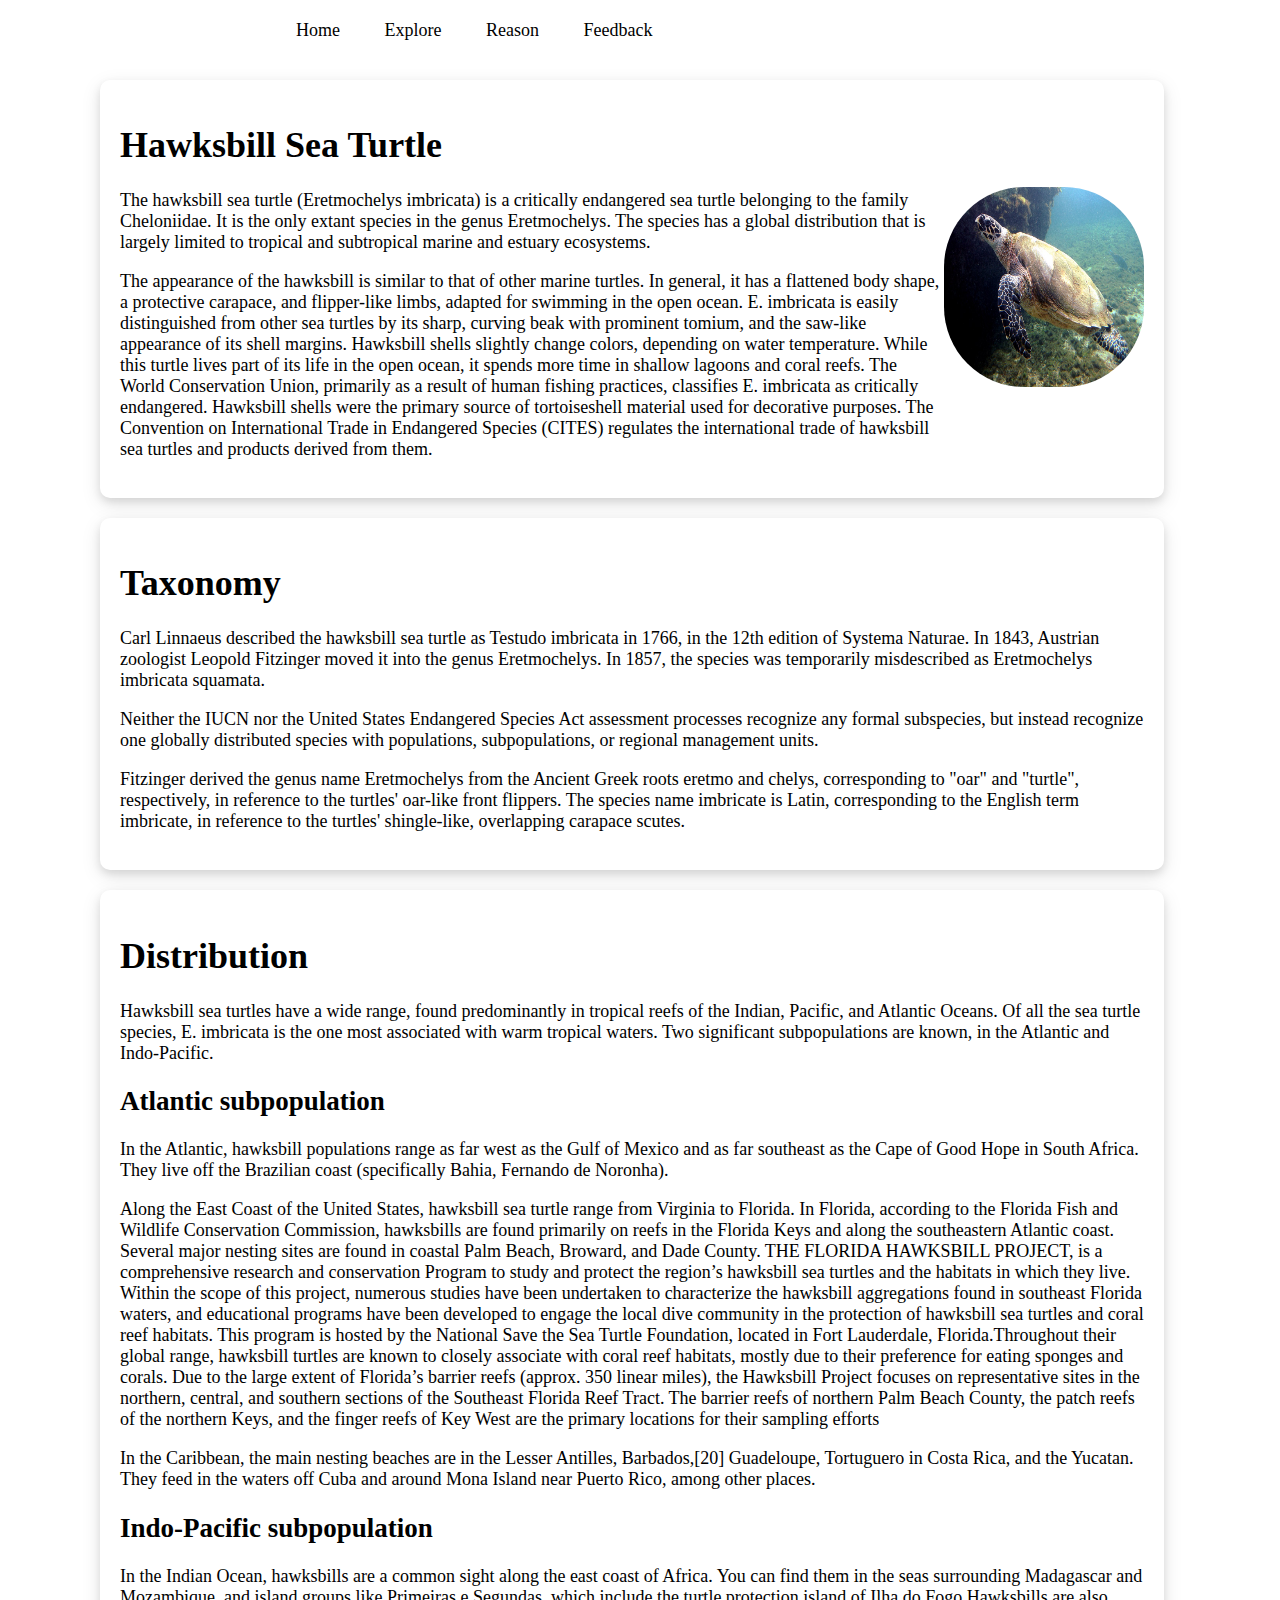
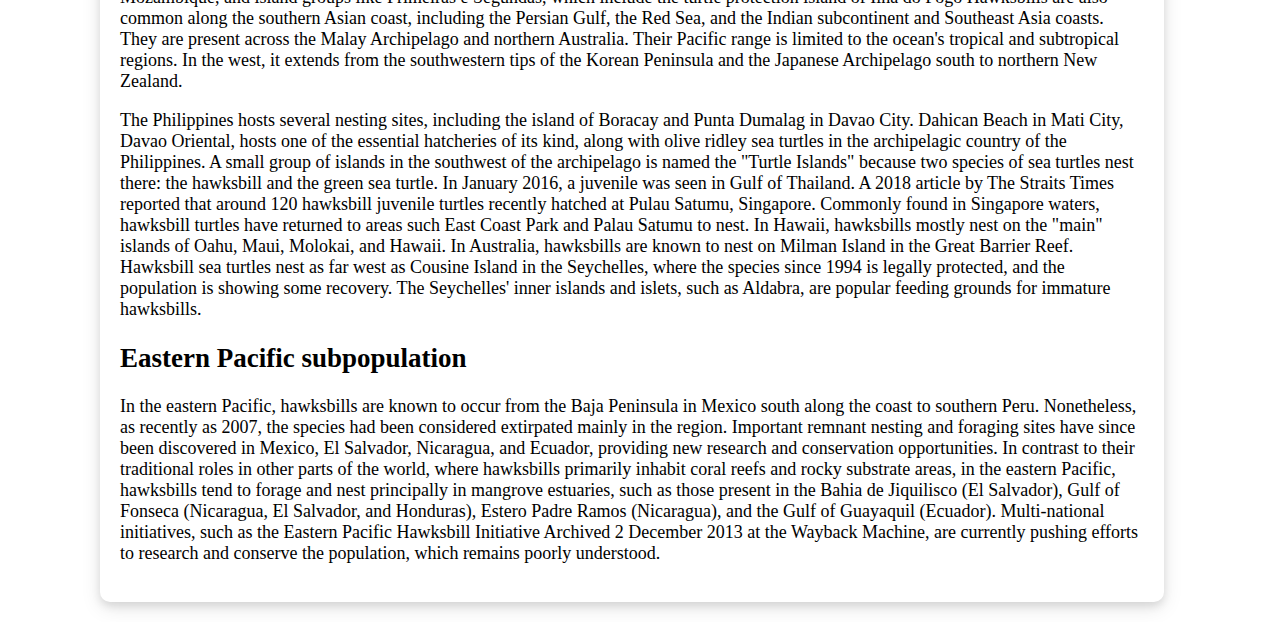
<file: turtle.html>
<!DOCTYPE html>
<html lang="en">
<head>
    <meta name="viewport" content="width=device-width, initial-scale=1">
    <link rel="icon" type="image/jpg" href="turtleicon.png">
    <link rel="preconnect" href="https://fonts.googleapis.com">
    <link rel="preconnect" href="https://fonts.gstatic.com" crossorigin>
    <link href="https://fonts.googleapis.com/css2?family=Poppins:ital,wght@0,100;0,200;0,300;0,400;0,500;0,600;0,700;0,800;0,900;1,100;1,200;1,300;1,400;1,500;1,600;1,700;1,800;1,900&display=swap" rel="stylesheet">
    <title>Hawksbill Sea Turtle</title>
    <style type="text/css">
        *{
            text-decoration: none;
        }
        body{
            color: black;
            margin: 0;
            font-size: 18px;
        }

        a{
            text-decoration: none;
            color:black;
        }

        header{
            width: 1140px;
            max-width: 80%;
            margin-left: auto;
            height: 60px;
            display: flex;
            align-items: center;
            position: relative;
            z-index: 100;
        }

        header a{
            margin-left: 40px;
        }

        .factors{
            display: flex;
            align-items: center;
            justify-content: space-between;
            margin: 20px 100px;
            position: relative;
            width: 80%;
            padding: 20px;
            border-radius: 10px;
            box-shadow:  0 4px 8px rgba(0,0,0,0.1), 0 6px 20px rgba(0,0,0,0.1);
            background-color: #ffffff;
        }

        .factors .content h1{
            color: black;
        }

        .factors .content p{
            align-items: center;
            color: black;
        }

        .factors .content li{
            align-items: center;
            color: black;
            font-weight: bold;
        }

        img{
            border-radius: 40%;
        }
    </style>
</head>
<body>
    <header>
        <nav>
            <a href="index.html">Home</a>
            <a href="explore.html">Explore</a>
            <a href="reason.html">Reason</a>
            <a href="contact us.html">Feedback</a>
        </nav>
    </header>

    <div class="factors">
        <div class="content">
            <h1>Hawksbill Sea Turtle</h1>
            <p>The hawksbill sea turtle (Eretmochelys imbricata) is a critically endangered sea turtle belonging to the family Cheloniidae. It is the only extant species in the genus Eretmochelys. The species has a global distribution that is largely limited to tropical and subtropical marine and estuary ecosystems.</p>
            <p>The appearance of the hawksbill is similar to that of other marine turtles. In general, it has a flattened body shape, a protective carapace, and flipper-like limbs, adapted for swimming in the open ocean. E. imbricata is easily distinguished from other sea turtles by its sharp, curving beak with prominent tomium, and the saw-like appearance of its shell margins. Hawksbill shells slightly change colors, depending on water temperature. While this turtle lives part of its life in the open ocean, it spends more time in shallow lagoons and coral reefs. The World Conservation Union, primarily as a result of human fishing practices, classifies E. imbricata as critically endangered. Hawksbill shells were the primary source of tortoiseshell material used for decorative purposes. The Convention on International Trade in Endangered Species (CITES) regulates the international trade of hawksbill sea turtles and products derived from them.</p>
        </div>
        <div class="pic">
            <img src="turtle.png" alt="Hawksbill Sea Turtle" width="200px" height="200px">
        </div>
    </div>

    <div class="factors">
        <div class="content">
            <h1>Taxonomy</h1>
            <p>Carl Linnaeus described the hawksbill sea turtle as Testudo imbricata in 1766, in the 12th edition of Systema Naturae. In 1843, Austrian zoologist Leopold Fitzinger moved it into the genus Eretmochelys. In 1857, the species was temporarily misdescribed as Eretmochelys imbricata squamata.</p>
            <p>Neither the IUCN nor the United States Endangered Species Act assessment processes recognize any formal subspecies, but instead recognize one globally distributed species with populations, subpopulations, or regional management units.</p>
            <p>Fitzinger derived the genus name Eretmochelys from the Ancient Greek roots eretmo and chelys, corresponding to "oar" and "turtle", respectively, in reference to the turtles' oar-like front flippers. The species name imbricate is Latin, corresponding to the English term imbricate, in reference to the turtles' shingle-like, overlapping carapace scutes.</p>
        </div>
    </div>

    <div class="factors">
        <div class="content">
            <h1>Distribution</h1>
            <p>Hawksbill sea turtles have a wide range, found predominantly in tropical reefs of the Indian, Pacific, and Atlantic Oceans. Of all the sea turtle species, E. imbricata is the one most associated with warm tropical waters. Two significant subpopulations are known, in the Atlantic and Indo-Pacific.</p>
            <h2>Atlantic subpopulation</h2>
            <p>In the Atlantic, hawksbill populations range as far west as the Gulf of Mexico and as far southeast as the Cape of Good Hope in South Africa. They live off the Brazilian coast (specifically Bahia, Fernando de Noronha).</p>
            <p>Along the East Coast of the United States, hawksbill sea turtle range from Virginia to Florida. In Florida, according to the Florida Fish and Wildlife Conservation Commission, hawksbills are found primarily on reefs in the Florida Keys and along the southeastern Atlantic coast. Several major nesting sites are found in coastal Palm Beach, Broward, and Dade County. THE FLORIDA HAWKSBILL PROJECT, is a comprehensive research and conservation Program to study and protect the region’s hawksbill sea turtles and the habitats in which they live. Within the scope of this project, numerous studies have been undertaken to characterize the hawksbill aggregations found in southeast Florida waters, and educational programs have been developed to engage the local dive community in the protection of hawksbill sea turtles and coral reef habitats. This program is hosted by the National Save the Sea Turtle Foundation, located in Fort Lauderdale, Florida.Throughout their global range, hawksbill turtles are known to closely associate with coral reef habitats, mostly due to their preference for eating sponges and corals. Due to the large extent of Florida’s barrier reefs (approx. 350 linear miles), the Hawksbill Project focuses on representative sites in the northern, central, and southern sections of the Southeast Florida Reef Tract. The barrier reefs of northern Palm Beach County, the patch reefs of the northern Keys, and the finger reefs of Key West are the primary locations for their sampling efforts</p>
            <p>In the Caribbean, the main nesting beaches are in the Lesser Antilles, Barbados,[20] Guadeloupe, Tortuguero in Costa Rica, and the Yucatan. They feed in the waters off Cuba and around Mona Island near Puerto Rico, among other places.</p>
            <h2>Indo-Pacific subpopulation</h2>
            <p>In the Indian Ocean, hawksbills are a common sight along the east coast of Africa. You can find them in the seas surrounding Madagascar and Mozambique, and island groups like Primeiras e Segundas, which include the turtle protection island of Ilha do Fogo Hawksbills are also common along the southern Asian coast, including the Persian Gulf, the Red Sea, and the Indian subcontinent and Southeast Asia coasts. They are present across the Malay Archipelago and northern Australia. Their Pacific range is limited to the ocean's tropical and subtropical regions. In the west, it extends from the southwestern tips of the Korean Peninsula and the Japanese Archipelago south to northern New Zealand.</p>
            <p>The Philippines hosts several nesting sites, including the island of Boracay and Punta Dumalag in Davao City. Dahican Beach in Mati City, Davao Oriental, hosts one of the essential hatcheries of its kind, along with olive ridley sea turtles in the archipelagic country of the Philippines. A small group of islands in the southwest of the archipelago is named the "Turtle Islands" because two species of sea turtles nest there: the hawksbill and the green sea turtle. In January 2016, a juvenile was seen in Gulf of Thailand. A 2018 article by The Straits Times reported that around 120 hawksbill juvenile turtles recently hatched at Pulau Satumu, Singapore. Commonly found in Singapore waters, hawksbill turtles have returned to areas such East Coast Park and Palau Satumu to nest. In Hawaii, hawksbills mostly nest on the "main" islands of Oahu, Maui, Molokai, and Hawaii. In Australia, hawksbills are known to nest on Milman Island in the Great Barrier Reef. Hawksbill sea turtles nest as far west as Cousine Island in the Seychelles, where the species since 1994 is legally protected, and the population is showing some recovery. The Seychelles' inner islands and islets, such as Aldabra, are popular feeding grounds for immature hawksbills.</p>
            <h2>Eastern Pacific subpopulation</h2>
            <p>In the eastern Pacific, hawksbills are known to occur from the Baja Peninsula in Mexico south along the coast to southern Peru. Nonetheless, as recently as 2007, the species had been considered extirpated mainly in the region. Important remnant nesting and foraging sites have since been discovered in Mexico, El Salvador, Nicaragua, and Ecuador, providing new research and conservation opportunities. In contrast to their traditional roles in other parts of the world, where hawksbills primarily inhabit coral reefs and rocky substrate areas, in the eastern Pacific, hawksbills tend to forage and nest principally in mangrove estuaries, such as those present in the Bahia de Jiquilisco (El Salvador), Gulf of Fonseca (Nicaragua, El Salvador, and Honduras), Estero Padre Ramos (Nicaragua), and the Gulf of Guayaquil (Ecuador). Multi-national initiatives, such as the Eastern Pacific Hawksbill Initiative Archived 2 December 2013 at the Wayback Machine, are currently pushing efforts to research and conserve the population, which remains poorly understood.</p>
        </div>
    </div>




    
</body>
</html>
</file>
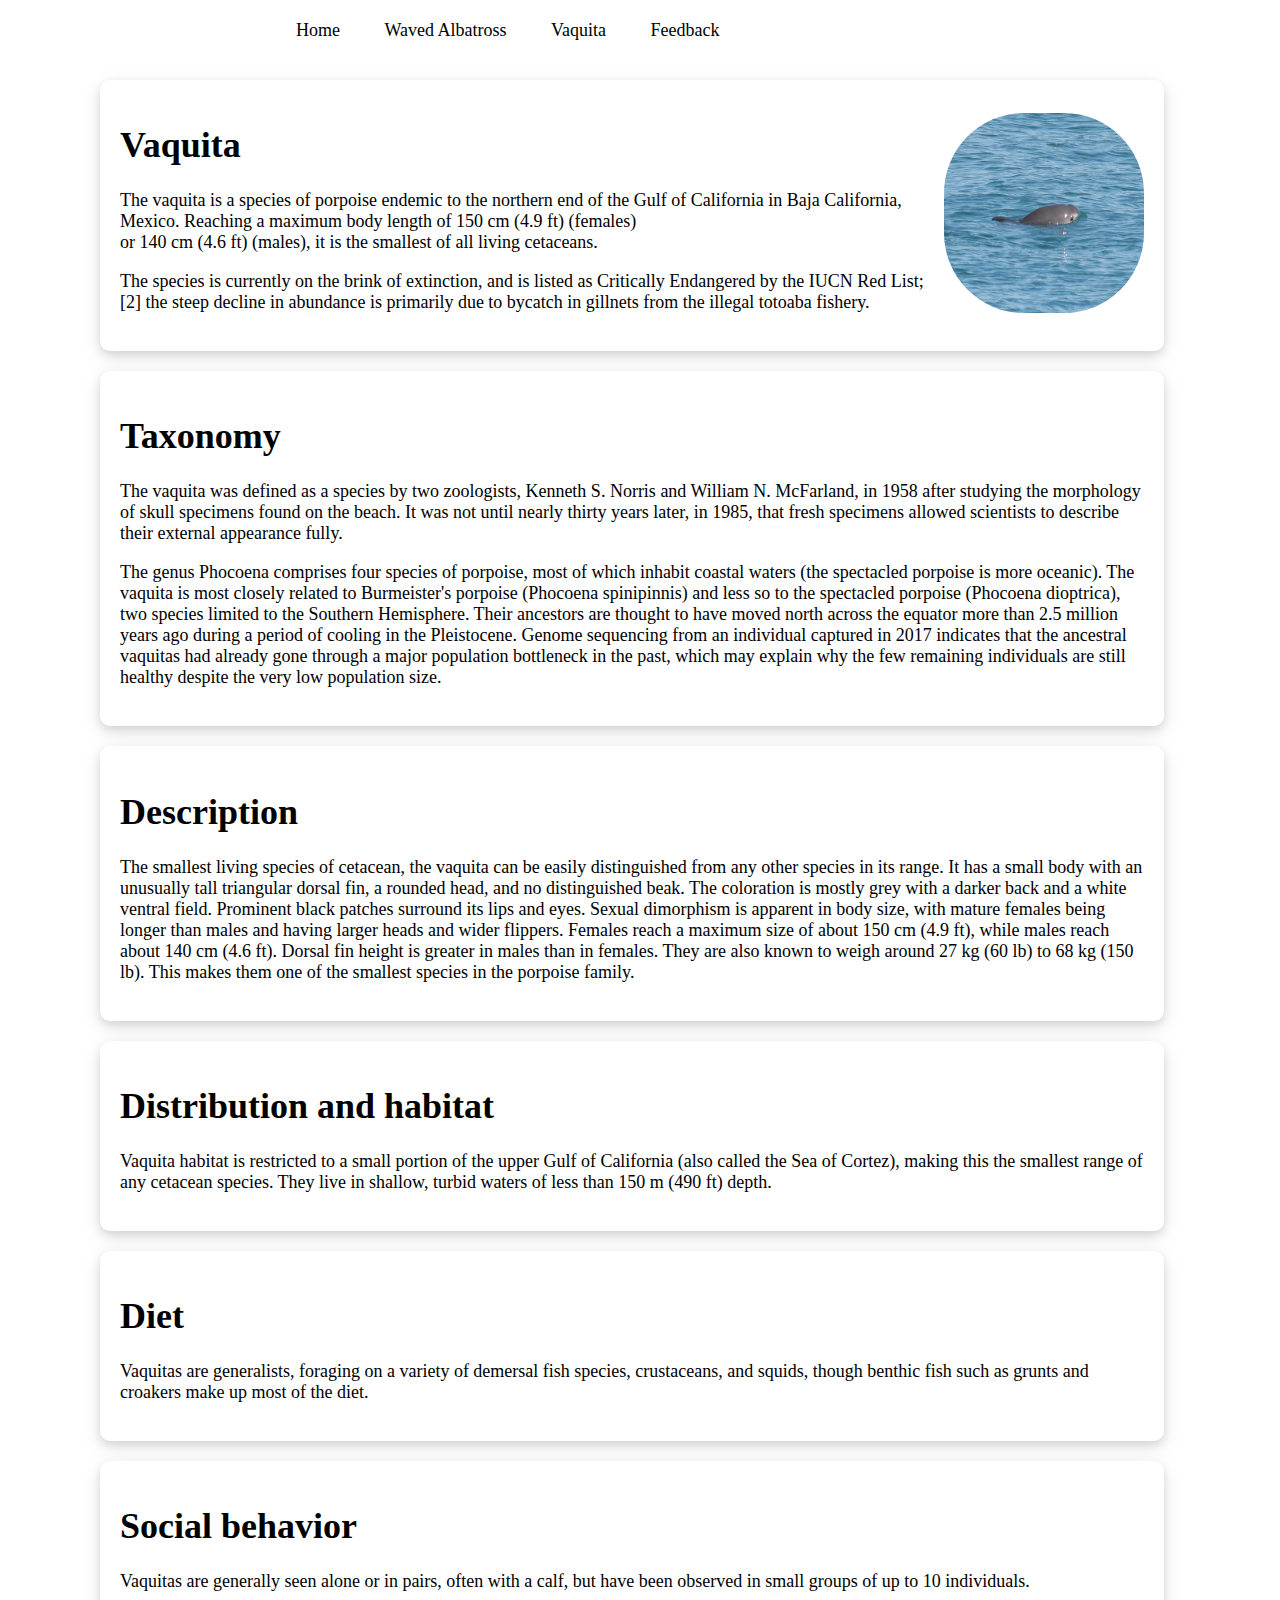
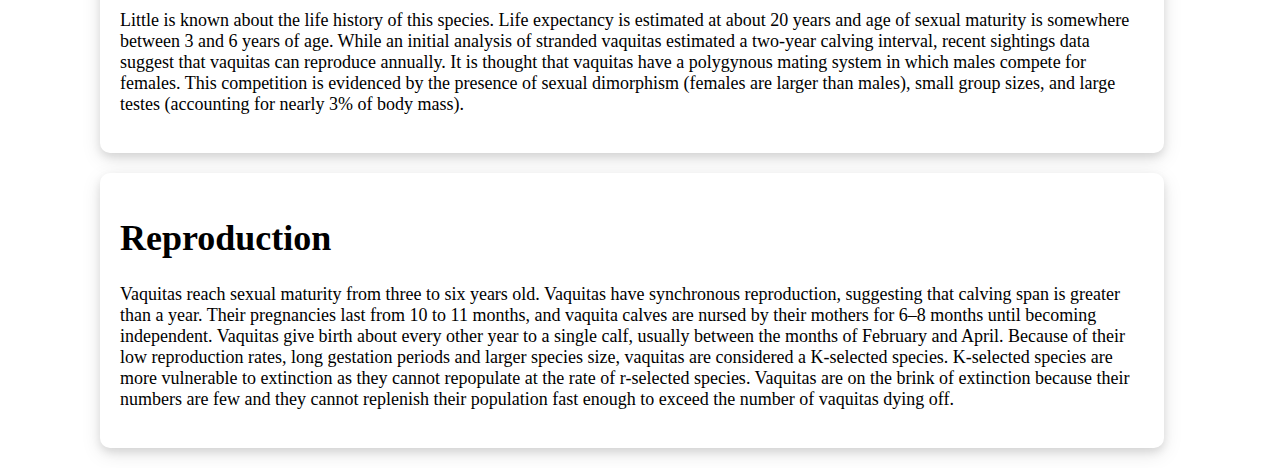
<file: vaquita.html>
<!DOCTYPE html>
<html lang="en">
<head>
    <meta name="viewport" content="width=device-width, initial-scale=1">
    <link rel="icon" type="image/jpg" href="marine-life.png">
    <link rel="preconnect" href="https://fonts.googleapis.com">
    <link rel="preconnect" href="https://fonts.gstatic.com" crossorigin>
    <link href="https://fonts.googleapis.com/css2?family=Poppins:ital,wght@0,100;0,200;0,300;0,400;0,500;0,600;0,700;0,800;0,900;1,100;1,200;1,300;1,400;1,500;1,600;1,700;1,800;1,900&display=swap" rel="stylesheet">
    <title>Vaquita</title>
    <style type="text/css">
        *{
            text-decoration: none;
        }
        body{
            color: black;
            margin: 0;
            font-size: 18px;
        }

        a{
            text-decoration: none;
            color:black;
        }

        header{
            width: 1140px;
            max-width: 80%;
            margin-left: auto;
            height: 60px;
            display: flex;
            align-items: center;
            position: relative;
            z-index: 100;
        }

        header a{
            margin-left: 40px;
        }

        .factors{
            display: flex;
            align-items: center;
            justify-content: space-between;
            margin: 20px 100px;
            position: relative;
            width: 80%;
            padding: 20px;
            border-radius: 10px;
            box-shadow:  0 4px 8px rgba(0,0,0,0.1), 0 6px 20px rgba(0,0,0,0.1);
            background-color: #ffffff;
        }

        .factors .content h1{
            color: black;
        }

        .factors .content p{
            align-items: center;
            color: black;
        }

        .factors .content li{
            align-items: center;
            color: black;
            font-weight: bold;
        }

        img{
            border-radius: 40%;
        }

        @media screen and(max-width: 768px){
            .container{
                padding: 20px;
            }

            .contact wrapper{
                grid-template-columns: 1fr;
            }
        }
    </style>
</head>
<body>
    <header>
        <nav>
            <a href="index.html">Home</a>
            <a href="birds.html">Waved Albatross</a>
            <a href="vaquita.html">Vaquita</a>
            <a href="contact us.html">Feedback</a>
        </nav>
    </header>

    <div class="factors">
        <div class="content">
            <h1>Vaquita</h1>
            <p>The vaquita is a species of porpoise endemic to the northern end of the Gulf of California in Baja California, Mexico. Reaching a maximum body length of 150 cm (4.9 ft) (females) <br>or 140 cm (4.6 ft) (males), it is the smallest of all living cetaceans.</p>
            <p>The species is currently on the brink of extinction, and is listed as Critically Endangered by the IUCN Red List;[2] the steep decline in abundance is primarily due to bycatch in gillnets from the illegal totoaba fishery.</p>
        </div>
        <div class="pics">
            <img src="vaquita.jpg" alt="Wave Albatross" width="200px" height="200px">
        </div>
    </div>

    <div class="factors">
        <div class="content">
            <h1>Taxonomy</h1>
            <p>The vaquita was defined as a species by two zoologists, Kenneth S. Norris and William N. McFarland, in 1958 after studying the morphology of skull specimens found on the beach. It was not until nearly thirty years later, in 1985, that fresh specimens allowed scientists to describe their external appearance fully.</p>
            <p>The genus Phocoena comprises four species of porpoise, most of which inhabit coastal waters (the spectacled porpoise is more oceanic). The vaquita is most closely related to Burmeister's porpoise (Phocoena spinipinnis) and less so to the spectacled porpoise (Phocoena dioptrica), two species limited to the Southern Hemisphere. Their ancestors are thought to have moved north across the equator more than 2.5 million years ago during a period of cooling in the Pleistocene. Genome sequencing from an individual captured in 2017 indicates that the ancestral vaquitas had already gone through a major population bottleneck in the past, which may explain why the few remaining individuals are still healthy despite the very low population size.</p>
        </div>
    </div>

    <div class="factors">
        <div class="content">
            <h1>Description</h1>
            <p>The smallest living species of cetacean, the vaquita can be easily distinguished from any other species in its range. It has a small body with an unusually tall triangular dorsal fin, a rounded head, and no distinguished beak. The coloration is mostly grey with a darker back and a white ventral field. Prominent black patches surround its lips and eyes. Sexual dimorphism is apparent in body size, with mature females being longer than males and having larger heads and wider flippers. Females reach a maximum size of about 150 cm (4.9 ft), while males reach about 140 cm (4.6 ft). Dorsal fin height is greater in males than in females. They are also known to weigh around 27 kg (60 lb) to 68 kg (150 lb). This makes them one of the smallest species in the porpoise family.</p>
        </div>
    </div>

    <div class="factors">
        <div class="content">
            <h1>Distribution and habitat</h1>
            <p>Vaquita habitat is restricted to a small portion of the upper Gulf of California (also called the Sea of Cortez), making this the smallest range of any cetacean species. They live in shallow, turbid waters of less than 150 m (490 ft) depth.</p>
        </div>
    </div>

    <div class="factors">
        <div class="content">
            <h1>Diet</h1>
            <p>Vaquitas are generalists, foraging on a variety of demersal fish species, crustaceans, and squids, though benthic fish such as grunts and croakers make up most of the diet.</p>
        </div>
    </div>

    <div class="factors">
        <div class="content">
            <h1>Social behavior</h1>
            <p>Vaquitas are generally seen alone or in pairs, often with a calf, but have been observed in small groups of up to 10 individuals.</p>
            <p>Little is known about the life history of this species. Life expectancy is estimated at about 20 years and age of sexual maturity is somewhere between 3 and 6 years of age. While an initial analysis of stranded vaquitas estimated a two-year calving interval, recent sightings data suggest that vaquitas can reproduce annually. It is thought that vaquitas have a polygynous mating system in which males compete for females. This competition is evidenced by the presence of sexual dimorphism (females are larger than males), small group sizes, and large testes (accounting for nearly 3% of body mass).</p>
        </div>
    </div>

    <div class="factors">
        <div class="content">
            <h1>Reproduction</h1>
            <p>Vaquitas reach sexual maturity from three to six years old. Vaquitas have synchronous reproduction, suggesting that calving span is greater than a year. Their pregnancies last from 10 to 11 months, and vaquita calves are nursed by their mothers for 6–8 months until becoming independent. Vaquitas give birth about every other year to a single calf, usually between the months of February and April. Because of their low reproduction rates, long gestation periods and larger species size, vaquitas are considered a K-selected species. K-selected species are more vulnerable to extinction as they cannot repopulate at the rate of r-selected species. Vaquitas are on the brink of extinction because their numbers are few and they cannot replenish their population fast enough to exceed the number of vaquitas dying off.</p>
        </div>
    </div>
</file>
<file: style.css>
<link rel="preconnect" href="https://fonts.googleapis.com">
<link rel="preconnect" href="https://fonts.gstatic.com" crossorigin>
<link href="https://fonts.googleapis.com/css2?family=Poppins:ital,wght@0,100;0,200;0,300;0,400;0,500;0,600;0,700;0,800;0,900;1,100;1,200;1,300;1,400;1,500;1,600;1,700;1,800;1,900&display=swap" rel="stylesheet">

body{
    color: black;
    margin: 0;
    font-size: 18px;
}

a{
    text-decoration: none;
    color:black;
}

header{
    width: 1140px;
    max-width: 80%;
    margin-left: auto;
    height: 60px;
    display: flex;
    align-items: center;
    position: relative;
    z-index: 100;
}

header a{
    margin-left: 40px;
}

.factors{
    display: flex;
    align-items: center;
    justify-content: space-between;
    margin: 20px 100px;
    position: relative;
    width: 80%;
    padding: 20px;
    border-radius: 10px;
    box-shadow:  0 4px 8px rgba(0,0,0,0.1), 0 6px 20px rgba(0,0,0,0.1);
    background-color: #ffffff;
}

.factors .content h1{
    color: black;
}

.factors .content p{
    align-items: center;
    color: black;
}

.factors .content li{
    align-items: center;
    color: black;
    font-weight: bold;
}

.container{
    display: flex;
    justify-content: space-around;
    padding: 30px 10px;
    background-color: #fff;
    margin: 30px 10px;
    flex-wrap: wrap;
}
.animal{
    text-align: center;
    width: 40%;
    padding: 40px;
    background-color: #fff;
    margin: 10px;
    box-shadow: 0 4px 8px rgba(0,0,0,0.1), 0 6px 20px rgba(0,0,0,0.1);
    transition: background-color 0.3s ease, transform 0.3s ease;
    border-radius: 20px;
}

.container .animal img{
    border-radius: 40%;
}

@media screen and(max-width: 768px){
            .container{
                padding: 20px;
            }

            .contact wrapper{
                grid-template-columns: 1fr;
            }
        }
</file>
